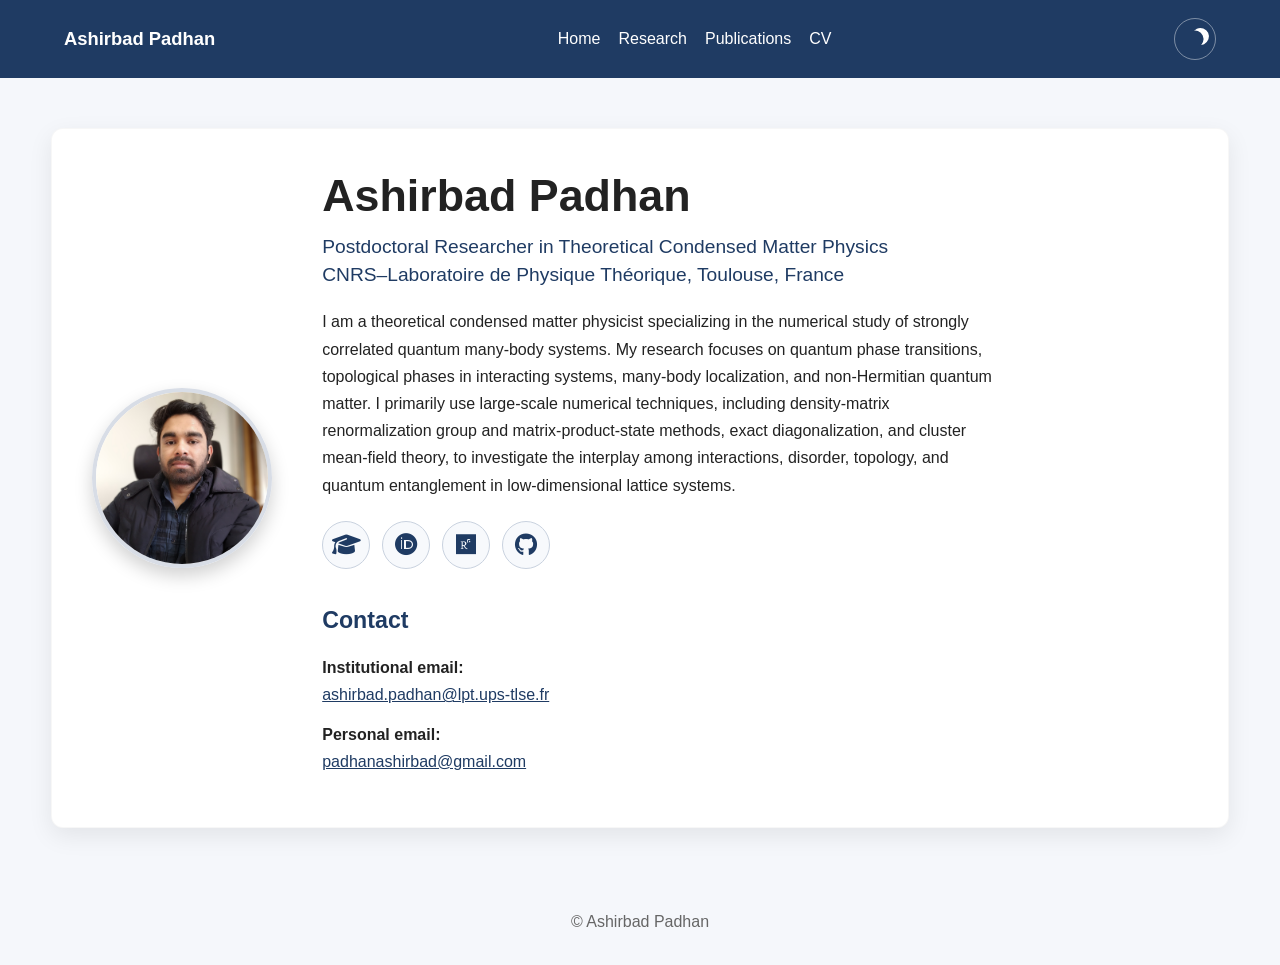
<file: index.html>
<!doctype html>
<html lang="en">

<head>
    <meta charset="utf-8">
    <meta name="viewport" content="width=device-width, initial-scale=1">

    <title>Ashirbad Padhan | Home</title>

    <script>
        if (localStorage.getItem("theme") === "dark") {
            document.documentElement.classList.add("dark");
        }
    </script>

    <!-- Font Awesome -->
    <link rel="stylesheet"
          href="https://cdnjs.cloudflare.com/ajax/libs/font-awesome/6.7.2/css/all.min.css">

    <link rel="stylesheet" href="/assets/css/style.css">
    <script defer src="/assets/js/main.js"></script>
</head>

<body>

<header>
    <div><b>Ashirbad Padhan</b></div>

    <nav>
        <a href="/">Home</a>
        <a href="/research/">Research</a>
        <a href="/publications/">Publications</a>
        <a href="/talks/">Talks</a>
        <a href="/cv/">CV</a>
    </nav>

    <button id="theme"
            type="button"
            aria-label="Toggle dark mode"
            title="Toggle dark mode">
        🌓
    </button>
</header>

<main>

    <div class="card">

        <div class="hero">

            <img src="/assets/img/photo.jpg"
                 alt="Portrait of Ashirbad Padhan">

            <div>

                <h1>Ashirbad Padhan</h1>

                <h3>
                    Postdoctoral Researcher in Theoretical Condensed Matter Physics<br>
                    CNRS–Laboratoire de Physique Théorique, Toulouse, France
                </h3>

                <p>
                    I am a theoretical condensed matter physicist specializing in
                    the numerical study of strongly correlated quantum many-body
                    systems. My research focuses on quantum phase transitions,
                    topological phases in interacting systems, many-body localization,
                    and non-Hermitian quantum matter. I primarily use large-scale
                    numerical techniques, including density-matrix renormalization
                    group and matrix-product-state methods, exact diagonalization,
                    and cluster mean-field theory, to investigate the interplay among
                    interactions, disorder, topology, and quantum entanglement in
                    low-dimensional lattice systems.
                </p>

                <div class="social-links">

                    <a href="https://scholar.google.com/citations?user=vPQZAQsAAAAJ&hl=en"
                       target="_blank"
                       rel="noopener noreferrer"
                       title="Google Scholar"
                       aria-label="Google Scholar">
                        <i class="fas fa-graduation-cap" aria-hidden="true"></i>
                    </a>

                    <a href="https://orcid.org/0000-0002-5118-7982"
                       target="_blank"
                       rel="noopener noreferrer"
                       title="ORCID"
                       aria-label="ORCID">
                        <i class="fab fa-orcid" aria-hidden="true"></i>
                    </a>

                    <a href="https://www.researchgate.net/profile/Ashirbad-Padhan-2"
                       target="_blank"
                       rel="noopener noreferrer"
                       title="ResearchGate"
                       aria-label="ResearchGate">
                        <i class="fab fa-researchgate" aria-hidden="true"></i>
                    </a>

                    <a href="https://github.com/abdpdn"
                       target="_blank"
                       rel="noopener noreferrer"
                       title="GitHub"
                       aria-label="GitHub">
                        <i class="fab fa-github" aria-hidden="true"></i>
                    </a>

                </div>

                <div class="contact-info">

                    <h2>Contact</h2>

                    <p>
                        <strong>Institutional email:</strong><br>
                        <a href="mailto:ashirbad.padhan@lpt.ups-tlse.fr">
                            ashirbad.padhan@lpt.ups-tlse.fr
                        </a>
                    </p>

                    <p>
                        <strong>Personal email:</strong><br>
                        <a href="mailto:padhanashirbad@gmail.com">
                            padhanashirbad@gmail.com
                        </a>
                    </p>

                </div>

            </div>

        </div>

    </div>

</main>

<footer>
    <p>© Ashirbad Padhan</p>
</footer>

</body>

</html>
</file>
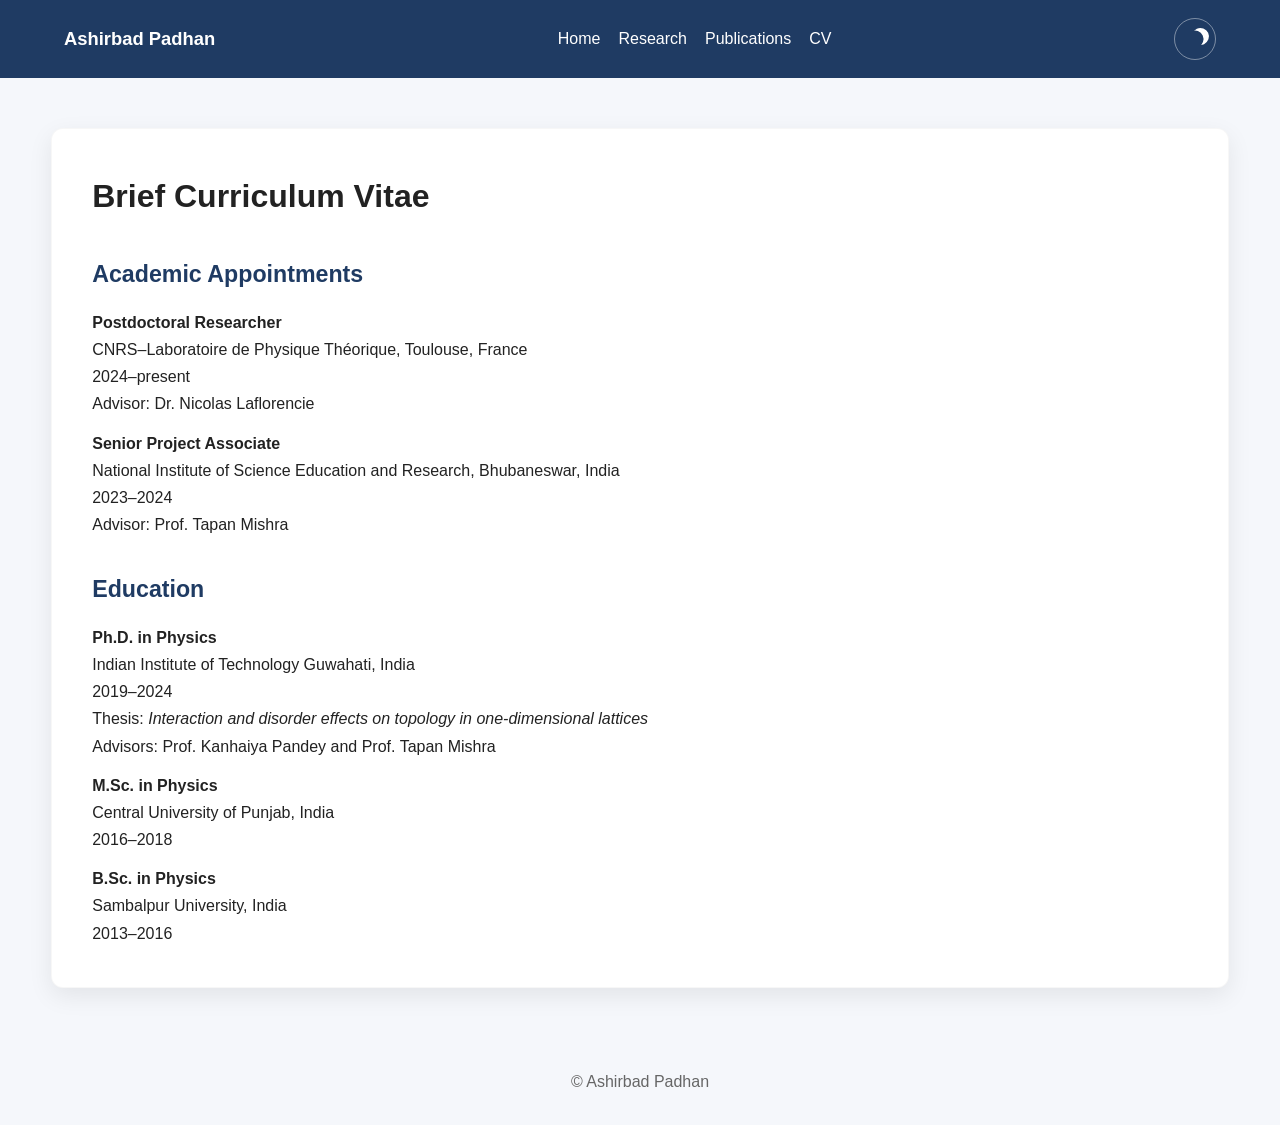
<file: cv/index.html>
<!doctype html>
<html lang="en">

<head>
    <meta charset="utf-8">
    <meta name="viewport" content="width=device-width, initial-scale=1">

    <title>Ashirbad Padhan | CV</title>

    <script>
    if (localStorage.getItem("theme") === "dark") {
        document.documentElement.classList.add("dark");
    }
</script>

<link rel="stylesheet" href="/assets/css/style.css">
<script defer src="/assets/js/main.js"></script>
</head>

<body>

<header>
    <div><b>Ashirbad Padhan</b></div>

    <nav>
        <a href="/">Home</a>
        <a href="/research/">Research</a>
        <a href="/publications/">Publications</a>
        <a href="/talks/">Talks</a>
        <a href="/cv/">CV</a>
    </nav>

    <button id="theme" aria-label="Toggle dark mode">🌓</button>
</header>

<main>

    <div class="card">

        <h1>Brief Curriculum Vitae</h1>

        <h2>Academic Appointments</h2>

        <p>
            <strong>Postdoctoral Researcher</strong><br>
            CNRS–Laboratoire de Physique Théorique, Toulouse, France<br>
            2024–present<br>
            Advisor: Dr. Nicolas Laflorencie
        </p>

        <p>
            <strong>Senior Project Associate</strong><br>
            National Institute of Science Education and Research, Bhubaneswar, India<br>
            2023–2024<br>
            Advisor: Prof. Tapan Mishra
        </p>

        <h2>Education</h2>

        <p>
            <strong>Ph.D. in Physics</strong><br>
            Indian Institute of Technology Guwahati, India<br>
            2019–2024<br>
            Thesis: <em>Interaction and disorder effects on topology in one-dimensional lattices</em><br>
            Advisors: Prof. Kanhaiya Pandey and Prof. Tapan Mishra
        </p>

        <p>
            <strong>M.Sc. in Physics</strong><br>
            Central University of Punjab, India<br>
            2016–2018
        </p>

        <p>
            <strong>B.Sc. in Physics</strong><br>
            Sambalpur University, India<br>
            2013–2016
        </p>

    </div>

</main>

<footer>
    <p>© Ashirbad Padhan</p>
</footer>

</body>

</html>
</file>
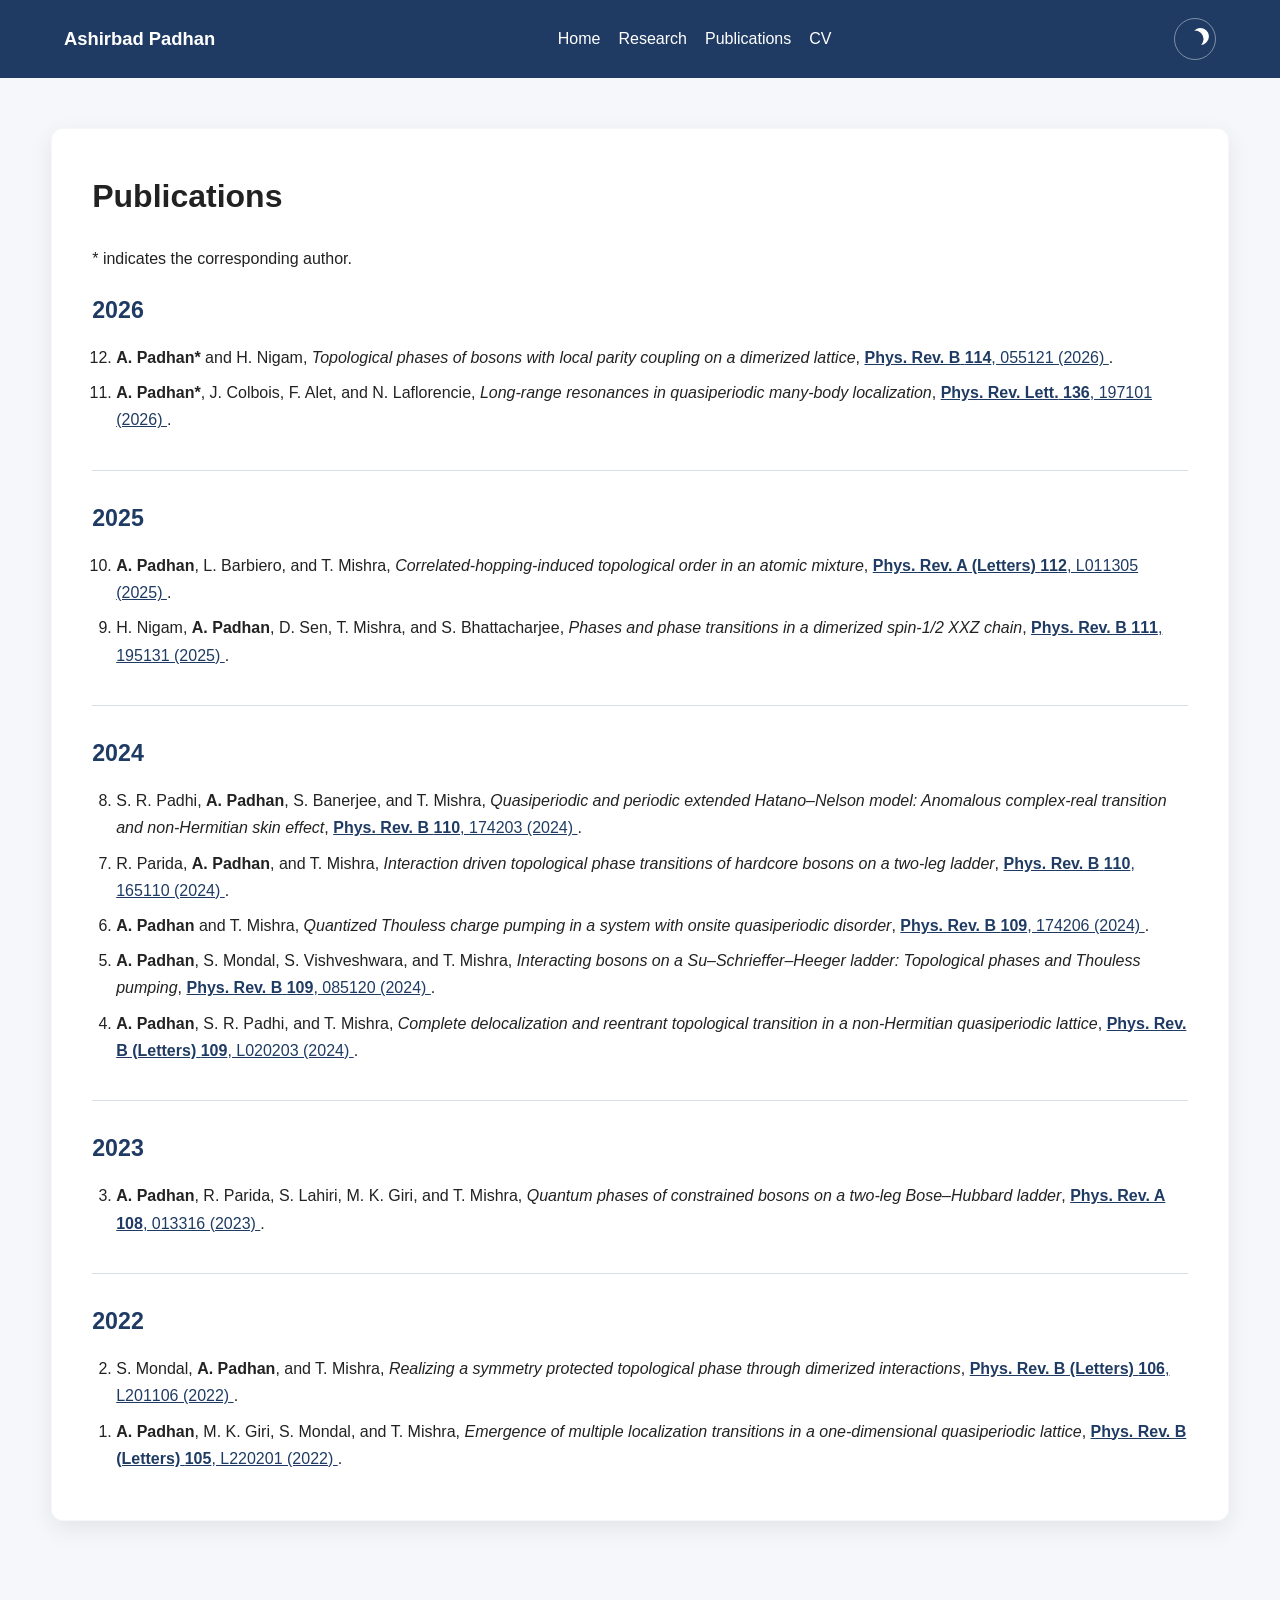
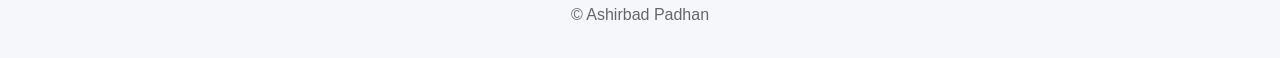
<file: publications/index.html>
<!doctype html>
<html lang="en">

<head>
    <meta charset="utf-8">
    <meta name="viewport" content="width=device-width, initial-scale=1">

    <title>Publications | Ashirbad Padhan</title>

    <script>
        if (localStorage.getItem("theme") === "dark") {
            document.documentElement.classList.add("dark");
        }
    </script>

    <link rel="stylesheet" href="/assets/css/style.css">
    <script defer src="/assets/js/main.js"></script>

    <style>
        .publication-year {
            padding: 28px 0;
            border-bottom: 1px solid var(--border-color);
        }

        .publication-year:first-of-type {
            padding-top: 18px;
        }

        .publication-year:last-of-type {
            padding-bottom: 0;
            border-bottom: 0;
        }

        .publication-year h2 {
            margin-top: 0;
        }

        .publication-year ol {
            margin-bottom: 0;
        }
    </style>
</head>

<body>

<header>
    <div><b>Ashirbad Padhan</b></div>

    <nav>
        <a href="/">Home</a>
        <a href="/research/">Research</a>
        <a href="/publications/">Publications</a>
        <a href="/talks/">Talks</a>
        <a href="/cv/">CV</a>
    </nav>

    <button id="theme"
            type="button"
            aria-label="Toggle dark mode"
            title="Toggle dark mode">
        🌓
    </button>
</header>

<main>

    <div class="card">

        <h1>Publications</h1>

        <p>
            * indicates the corresponding author.
        </p>

        <section class="publication-year">

            <h2>2026</h2>

            <ol reversed start="12">

                <li>
                    <b>A. Padhan*</b> and H. Nigam,
                    <i>Topological phases of bosons with local parity coupling on a dimerized lattice</i>,
                    <a href="https://doi.org/10.1103/cvbd-ysrg"
                       target="_blank"
                       rel="noopener noreferrer">
                        <b>Phys. Rev. B</b> <b>114</b>, 055121 (2026)
                    </a>.
                </li>

                <li>
                    <b>A. Padhan*</b>, J. Colbois, F. Alet, and N. Laflorencie,
                    <i>Long-range resonances in quasiperiodic many-body localization</i>,
                    <a href="https://doi.org/10.1103/h9mp-t4qz"
                       target="_blank"
                       rel="noopener noreferrer">
                        <b>Phys. Rev. Lett.</b> <b>136</b>, 197101 (2026)
                    </a>.
                </li>

            </ol>

        </section>

        <section class="publication-year">

            <h2>2025</h2>

            <ol reversed start="10">

                <li>
                    <b>A. Padhan</b>, L. Barbiero, and T. Mishra,
                    <i>Correlated-hopping-induced topological order in an atomic mixture</i>,
                    <a href="https://doi.org/10.1103/lw8k-7h6p"
                       target="_blank"
                       rel="noopener noreferrer">
                        <b>Phys. Rev. A (Letters)</b> <b>112</b>, L011305 (2025)
                    </a>.
                </li>

                <li>
                    H. Nigam, <b>A. Padhan</b>, D. Sen, T. Mishra, and S. Bhattacharjee,
                    <i>Phases and phase transitions in a dimerized spin-1/2 XXZ chain</i>,
                    <a href="https://doi.org/10.1103/PhysRevB.111.195131"
                       target="_blank"
                       rel="noopener noreferrer">
                        <b>Phys. Rev. B</b> <b>111</b>, 195131 (2025)
                    </a>.
                </li>

            </ol>

        </section>

        <section class="publication-year">

            <h2>2024</h2>

            <ol reversed start="8">

                <li>
                    S. R. Padhi, <b>A. Padhan</b>, S. Banerjee, and T. Mishra,
                    <i>Quasiperiodic and periodic extended Hatano–Nelson model:
                    Anomalous complex-real transition and non-Hermitian skin effect</i>,
                    <a href="https://doi.org/10.1103/PhysRevB.110.174203"
                       target="_blank"
                       rel="noopener noreferrer">
                        <b>Phys. Rev. B</b> <b>110</b>, 174203 (2024)
                    </a>.
                </li>

                <li>
                    R. Parida, <b>A. Padhan</b>, and T. Mishra,
                    <i>Interaction driven topological phase transitions of hardcore bosons
                    on a two-leg ladder</i>,
                    <a href="https://doi.org/10.1103/PhysRevB.110.165110"
                       target="_blank"
                       rel="noopener noreferrer">
                        <b>Phys. Rev. B</b> <b>110</b>, 165110 (2024)
                    </a>.
                </li>

                <li>
                    <b>A. Padhan</b> and T. Mishra,
                    <i>Quantized Thouless charge pumping in a system with onsite
                    quasiperiodic disorder</i>,
                    <a href="https://doi.org/10.1103/PhysRevB.109.174206"
                       target="_blank"
                       rel="noopener noreferrer">
                        <b>Phys. Rev. B</b> <b>109</b>, 174206 (2024)
                    </a>.
                </li>

                <li>
                    <b>A. Padhan</b>, S. Mondal, S. Vishveshwara, and T. Mishra,
                    <i>Interacting bosons on a Su–Schrieffer–Heeger ladder:
                    Topological phases and Thouless pumping</i>,
                    <a href="https://doi.org/10.1103/PhysRevB.109.085120"
                       target="_blank"
                       rel="noopener noreferrer">
                        <b>Phys. Rev. B</b> <b>109</b>, 085120 (2024)
                    </a>.
                </li>

                <li>
                    <b>A. Padhan</b>, S. R. Padhi, and T. Mishra,
                    <i>Complete delocalization and reentrant topological transition
                    in a non-Hermitian quasiperiodic lattice</i>,
                    <a href="https://doi.org/10.1103/PhysRevB.109.L020203"
                       target="_blank"
                       rel="noopener noreferrer">
                        <b>Phys. Rev. B (Letters)</b> <b>109</b>, L020203 (2024)
                    </a>.
                </li>

            </ol>

        </section>

        <section class="publication-year">

            <h2>2023</h2>

            <ol reversed start="3">

                <li>
                    <b>A. Padhan</b>, R. Parida, S. Lahiri, M. K. Giri, and T. Mishra,
                    <i>Quantum phases of constrained bosons on a two-leg Bose–Hubbard ladder</i>,
                    <a href="https://doi.org/10.1103/PhysRevA.108.013316"
                       target="_blank"
                       rel="noopener noreferrer">
                        <b>Phys. Rev. A</b> <b>108</b>, 013316 (2023)
                    </a>.
                </li>

            </ol>

        </section>

        <section class="publication-year">

            <h2>2022</h2>

            <ol reversed start="2">

                <li>
                    S. Mondal, <b>A. Padhan</b>, and T. Mishra,
                    <i>Realizing a symmetry protected topological phase through
                    dimerized interactions</i>,
                    <a href="https://doi.org/10.1103/PhysRevB.106.L201106"
                       target="_blank"
                       rel="noopener noreferrer">
                        <b>Phys. Rev. B (Letters)</b> <b>106</b>, L201106 (2022)
                    </a>.
                </li>

                <li>
                    <b>A. Padhan</b>, M. K. Giri, S. Mondal, and T. Mishra,
                    <i>Emergence of multiple localization transitions in a
                    one-dimensional quasiperiodic lattice</i>,
                    <a href="https://doi.org/10.1103/PhysRevB.105.L220201"
                       target="_blank"
                       rel="noopener noreferrer">
                        <b>Phys. Rev. B (Letters)</b> <b>105</b>, L220201 (2022)
                    </a>.
                </li>

            </ol>

        </section>

    </div>

</main>

<footer>
    <p>© Ashirbad Padhan</p>
</footer>

</body>

</html>
</file>
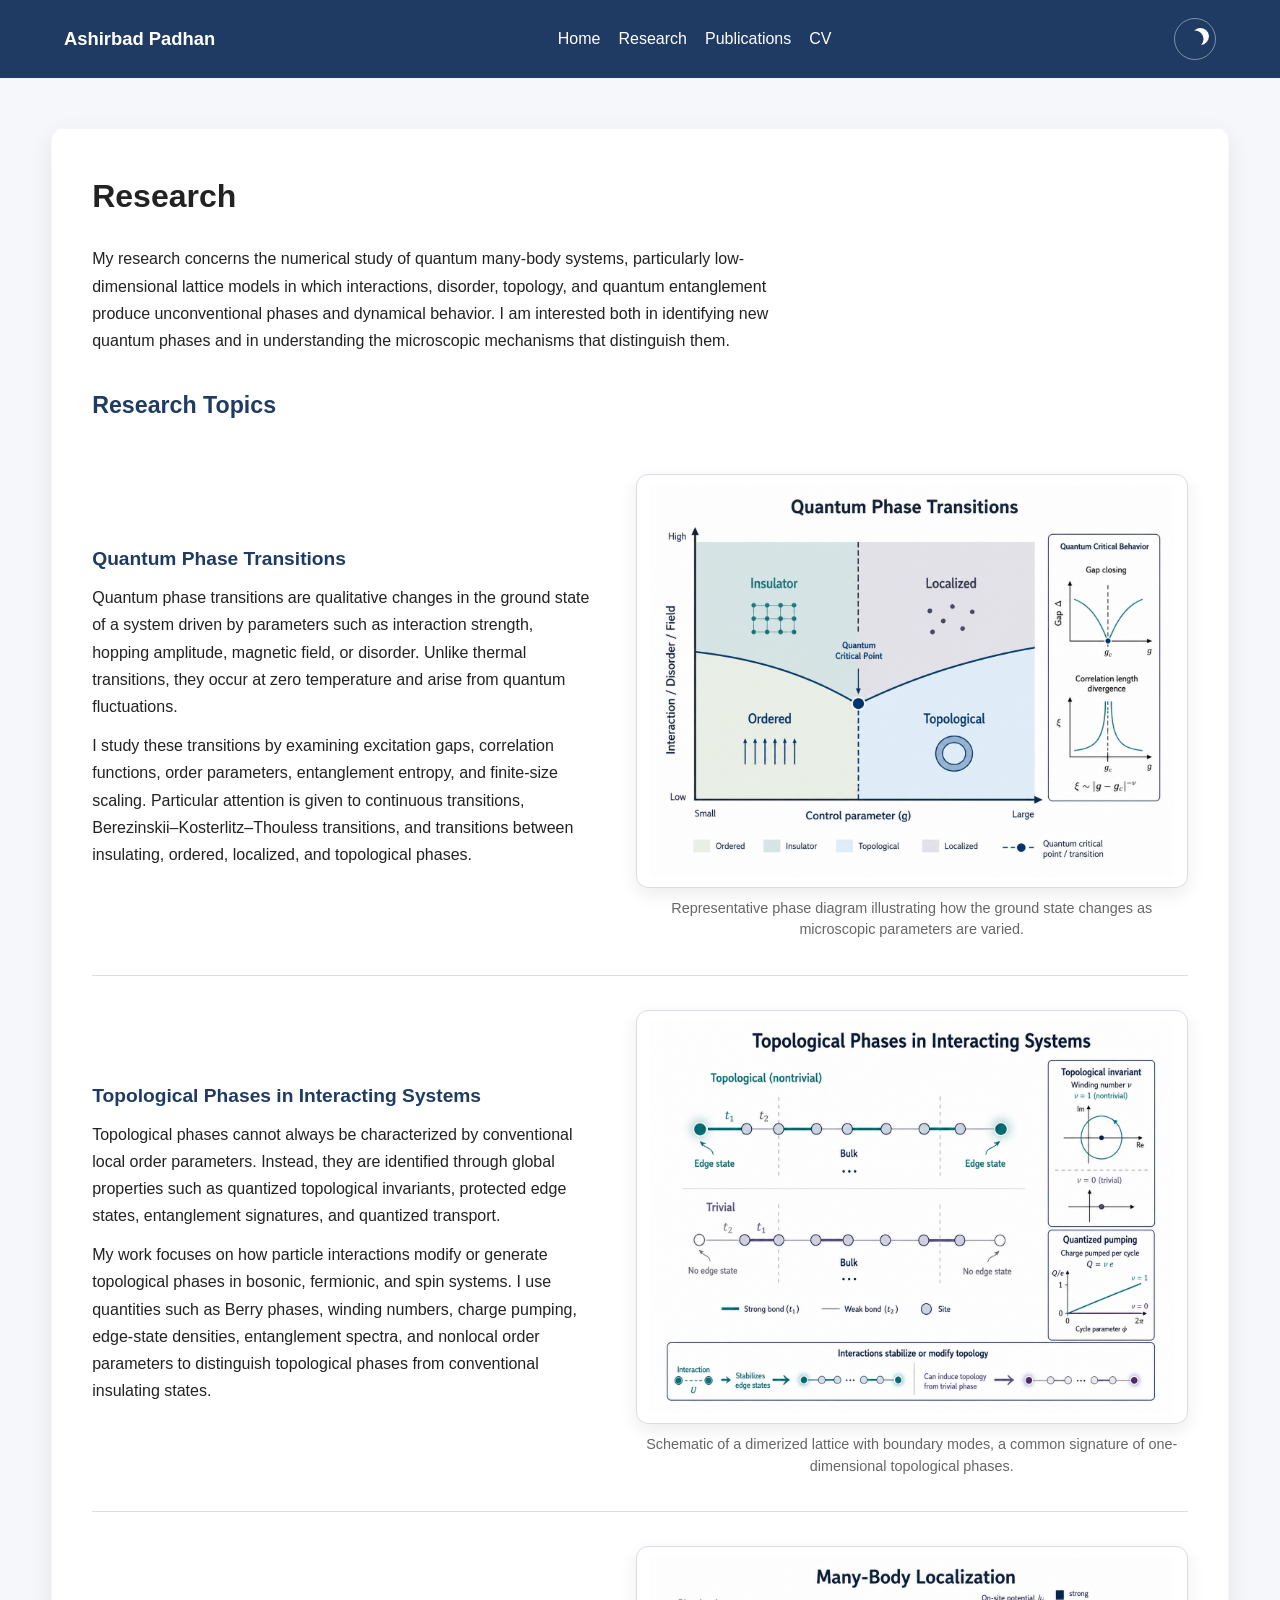
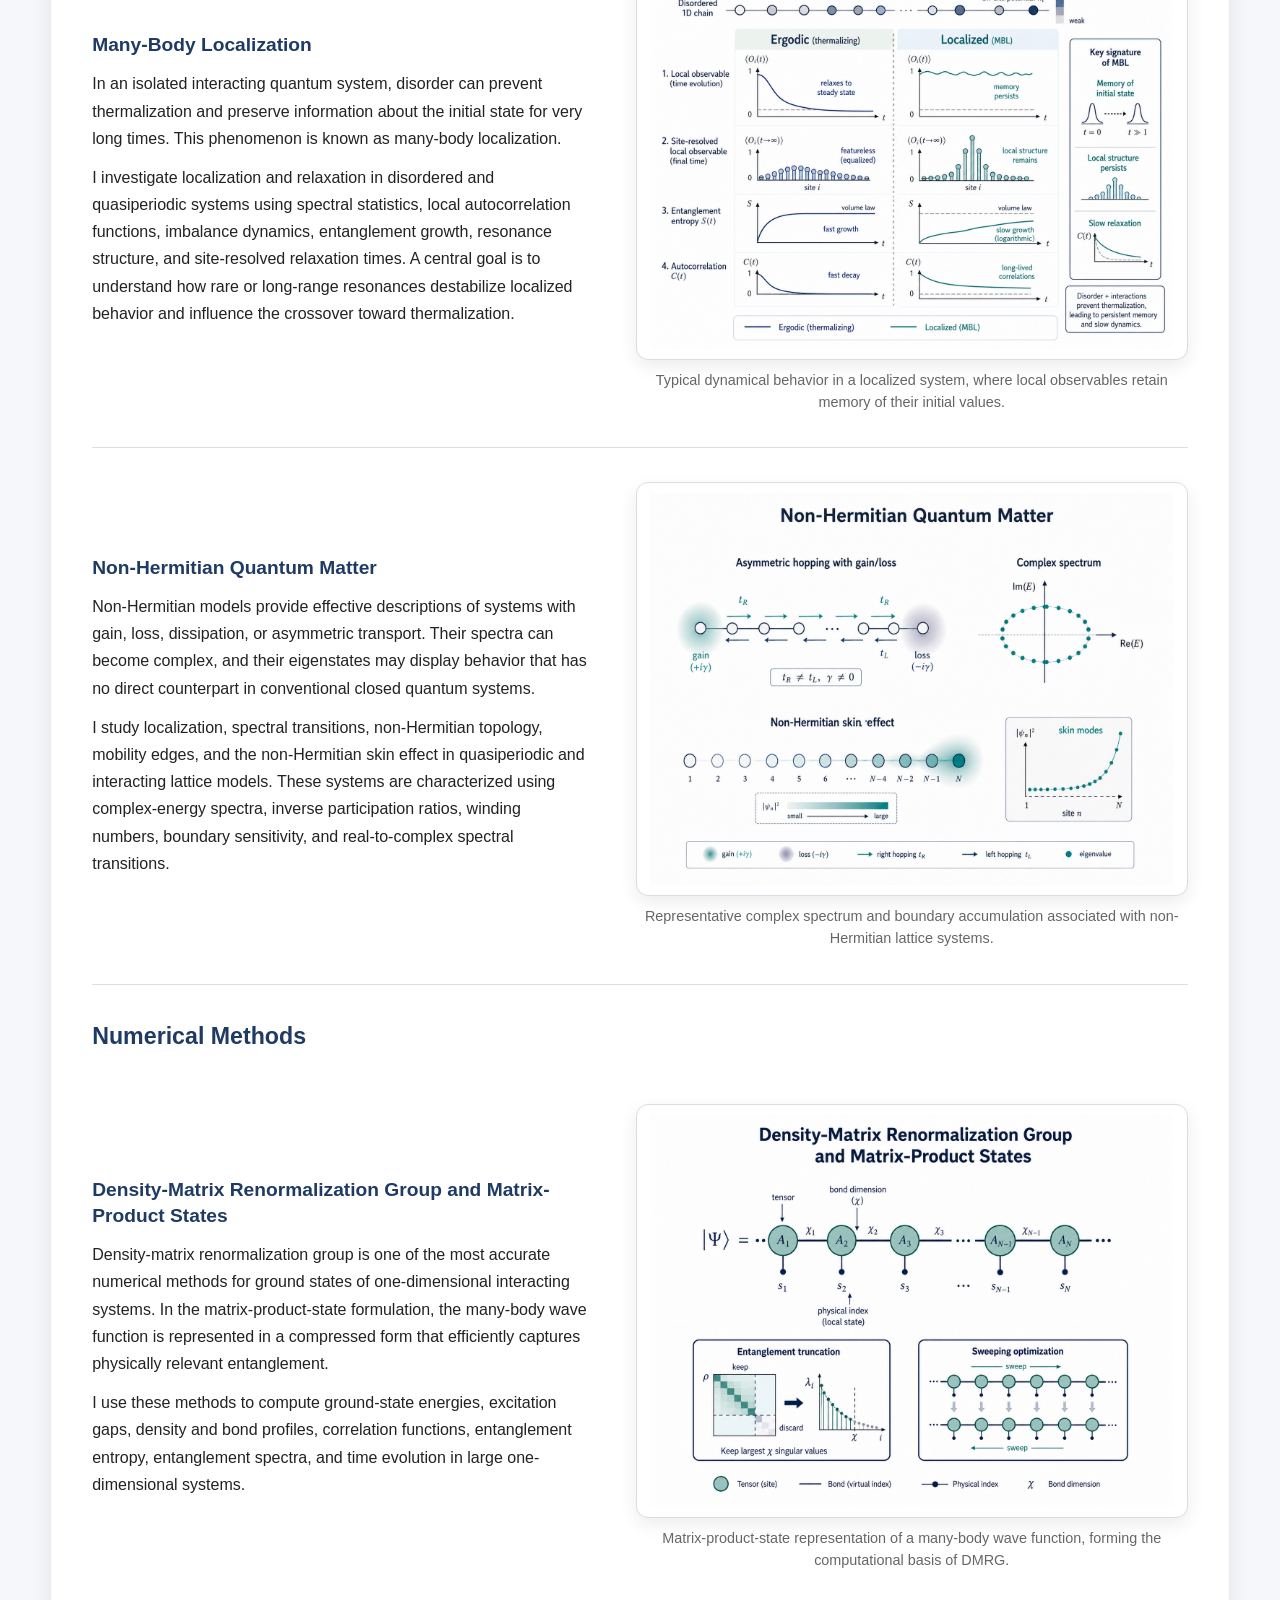
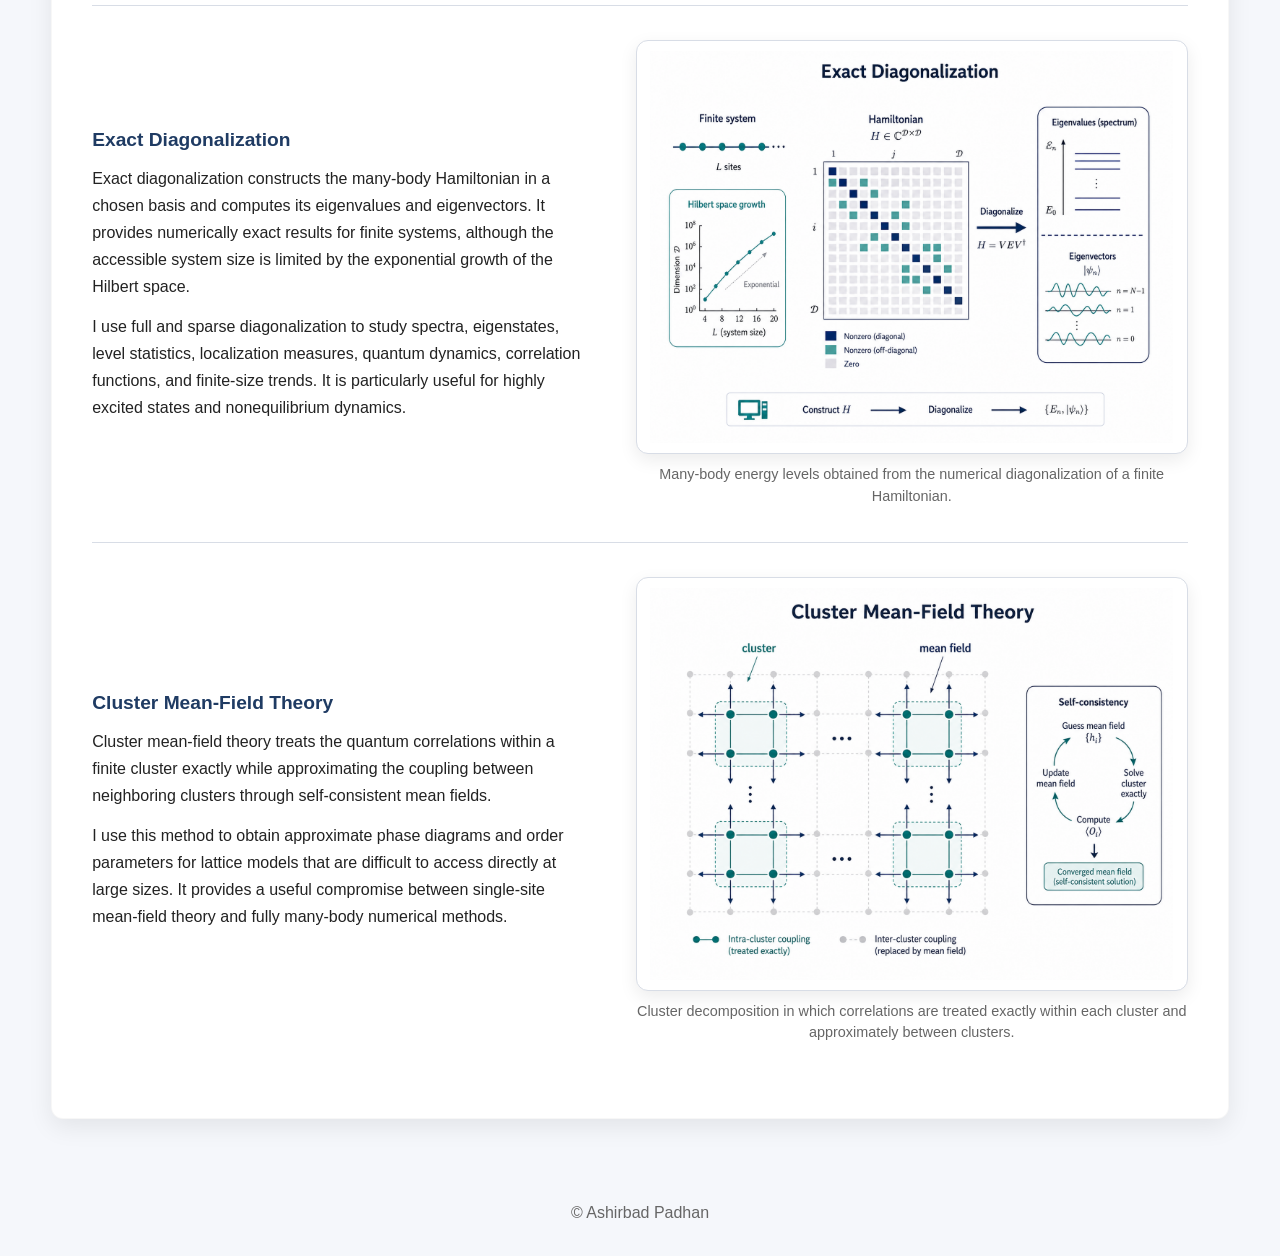
<file: research/index.html>
<!doctype html>
<html lang="en">

<head>
    <meta charset="utf-8">
    <meta name="viewport" content="width=device-width, initial-scale=1">

    <title>Ashirbad Padhan | Research</title>

    <script>
        if (localStorage.getItem("theme") === "dark") {
            document.documentElement.classList.add("dark");
        }
    </script>

    <link rel="stylesheet" href="/assets/css/style.css">
    <script defer src="/assets/js/main.js"></script>

    <style>
        .research-entry,
        .method-entry {
            border-bottom: none;
        }

        .section-divider {
            border: 0;
            border-top: 1px solid var(--border-color);
            margin: 0;
        }
    </style>
</head>

<body>

<header>
    <div><b>Ashirbad Padhan</b></div>

    <nav>
        <a href="/">Home</a>
        <a href="/research/">Research</a>
        <a href="/publications/">Publications</a>
        <a href="/talks/">Talks</a>
        <a href="/cv/">CV</a>
    </nav>

    <button id="theme"
            type="button"
            aria-label="Toggle dark mode"
            title="Toggle dark mode">
        🌓
    </button>
</header>

<main>

    <div class="card">

        <h1>Research</h1>

        <p>
            My research concerns the numerical study of quantum many-body systems,
            particularly low-dimensional lattice models in which interactions,
            disorder, topology, and quantum entanglement produce unconventional
            phases and dynamical behavior. I am interested both in identifying new
            quantum phases and in understanding the microscopic mechanisms that
            distinguish them.
        </p>

        <h2>Research Topics</h2>

        <section class="research-entry">

            <div class="research-text">

                <h3>Quantum Phase Transitions</h3>

                <p>
                    Quantum phase transitions are qualitative changes in the ground
                    state of a system driven by parameters such as interaction
                    strength, hopping amplitude, magnetic field, or disorder. Unlike
                    thermal transitions, they occur at zero temperature and arise
                    from quantum fluctuations.
                </p>

                <p>
                    I study these transitions by examining excitation gaps,
                    correlation functions, order parameters, entanglement entropy,
                    and finite-size scaling. Particular attention is given to
                    continuous transitions, Berezinskii–Kosterlitz–Thouless
                    transitions, and transitions between insulating, ordered,
                    localized, and topological phases.
                </p>

            </div>

            <figure class="research-figure">
                <img src="/assets/img/research/quantum-phase-transition.png"
                     alt="Representative phase diagram showing different quantum phases separated by phase boundaries"
                     loading="lazy">

                <figcaption>
                    Representative phase diagram illustrating how the ground state
                    changes as microscopic parameters are varied.
                </figcaption>
            </figure>

        </section>

        <hr class="section-divider">

        <section class="research-entry">

            <div class="research-text">

                <h3>Topological Phases in Interacting Systems</h3>

                <p>
                    Topological phases cannot always be characterized by conventional
                    local order parameters. Instead, they are identified through
                    global properties such as quantized topological invariants,
                    protected edge states, entanglement signatures, and quantized
                    transport.
                </p>

                <p>
                    My work focuses on how particle interactions modify or generate
                    topological phases in bosonic, fermionic, and spin systems. I use
                    quantities such as Berry phases, winding numbers, charge pumping,
                    edge-state densities, entanglement spectra, and nonlocal order
                    parameters to distinguish topological phases from conventional
                    insulating states.
                </p>

            </div>

            <figure class="research-figure">
                <img src="/assets/img/research/topological-phase.png"
                     alt="Representative one-dimensional lattice with alternating bonds and localized edge states"
                     loading="lazy">

                <figcaption>
                    Schematic of a dimerized lattice with boundary modes, a common
                    signature of one-dimensional topological phases.
                </figcaption>
            </figure>

        </section>

        <hr class="section-divider">

        <section class="research-entry">

            <div class="research-text">

                <h3>Many-Body Localization</h3>

                <p>
                    In an isolated interacting quantum system, disorder can prevent
                    thermalization and preserve information about the initial state
                    for very long times. This phenomenon is known as many-body
                    localization.
                </p>

                <p>
                    I investigate localization and relaxation in disordered and
                    quasiperiodic systems using spectral statistics, local
                    autocorrelation functions, imbalance dynamics, entanglement
                    growth, resonance structure, and site-resolved relaxation times.
                    A central goal is to understand how rare or long-range resonances
                    destabilize localized behavior and influence the crossover toward
                    thermalization.
                </p>

            </div>

            <figure class="research-figure">
                <img src="/assets/img/research/many-body-localization.png"
                     alt="Representative time evolution showing slow relaxation and persistent memory in a localized quantum system"
                     loading="lazy">

                <figcaption>
                    Typical dynamical behavior in a localized system, where local
                    observables retain memory of their initial values.
                </figcaption>
            </figure>

        </section>

        <hr class="section-divider">

        <section class="research-entry">

            <div class="research-text">

                <h3>Non-Hermitian Quantum Matter</h3>

                <p>
                    Non-Hermitian models provide effective descriptions of systems
                    with gain, loss, dissipation, or asymmetric transport. Their
                    spectra can become complex, and their eigenstates may display
                    behavior that has no direct counterpart in conventional closed
                    quantum systems.
                </p>

                <p>
                    I study localization, spectral transitions, non-Hermitian
                    topology, mobility edges, and the non-Hermitian skin effect in
                    quasiperiodic and interacting lattice models. These systems are
                    characterized using complex-energy spectra, inverse participation
                    ratios, winding numbers, boundary sensitivity, and real-to-complex
                    spectral transitions.
                </p>

            </div>

            <figure class="research-figure">
                <img src="/assets/img/research/non-hermitian.png"
                     alt="Representative complex-energy spectrum and accumulation of states near one boundary"
                     loading="lazy">

                <figcaption>
                    Representative complex spectrum and boundary accumulation
                    associated with non-Hermitian lattice systems.
                </figcaption>
            </figure>

        </section>

        <hr class="section-divider">

        <h2>Numerical Methods</h2>

        <section class="method-entry">

            <div class="method-text">

                <h3>Density-Matrix Renormalization Group and Matrix-Product States</h3>

                <p>
                    Density-matrix renormalization group is one of the most accurate
                    numerical methods for ground states of one-dimensional interacting
                    systems. In the matrix-product-state formulation, the many-body
                    wave function is represented in a compressed form that efficiently
                    captures physically relevant entanglement.
                </p>

                <p>
                    I use these methods to compute ground-state energies, excitation
                    gaps, density and bond profiles, correlation functions,
                    entanglement entropy, entanglement spectra, and time evolution in
                    large one-dimensional systems.
                </p>

            </div>

            <figure class="research-figure">
                <img src="/assets/img/research/dmrg-mps.png"
                     alt="Schematic representation of a matrix-product state as a chain of connected tensors"
                     loading="lazy">

                <figcaption>
                    Matrix-product-state representation of a many-body wave function,
                    forming the computational basis of DMRG.
                </figcaption>
            </figure>

        </section>

        <hr class="section-divider">

        <section class="method-entry">

            <div class="method-text">

                <h3>Exact Diagonalization</h3>

                <p>
                    Exact diagonalization constructs the many-body Hamiltonian in a
                    chosen basis and computes its eigenvalues and eigenvectors. It
                    provides numerically exact results for finite systems, although
                    the accessible system size is limited by the exponential growth
                    of the Hilbert space.
                </p>

                <p>
                    I use full and sparse diagonalization to study spectra,
                    eigenstates, level statistics, localization measures, quantum
                    dynamics, correlation functions, and finite-size trends. It is
                    particularly useful for highly excited states and nonequilibrium
                    dynamics.
                </p>

            </div>

            <figure class="research-figure">
                <img src="/assets/img/research/exact-diagonalization.png"
                     alt="Representative many-body energy spectrum obtained by exact diagonalization"
                     loading="lazy">

                <figcaption>
                    Many-body energy levels obtained from the numerical
                    diagonalization of a finite Hamiltonian.
                </figcaption>
            </figure>

        </section>

        <hr class="section-divider">

        <section class="method-entry">

            <div class="method-text">

                <h3>Cluster Mean-Field Theory</h3>

                <p>
                    Cluster mean-field theory treats the quantum correlations within
                    a finite cluster exactly while approximating the coupling between
                    neighboring clusters through self-consistent mean fields.
                </p>

                <p>
                    I use this method to obtain approximate phase diagrams and order
                    parameters for lattice models that are difficult to access
                    directly at large sizes. It provides a useful compromise between
                    single-site mean-field theory and fully many-body numerical
                    methods.
                </p>

            </div>

            <figure class="research-figure">
                <img src="/assets/img/research/cluster-mean-field.png"
                     alt="Schematic lattice divided into interacting clusters coupled through mean fields"
                     loading="lazy">

                <figcaption>
                    Cluster decomposition in which correlations are treated exactly
                    within each cluster and approximately between clusters.
                </figcaption>
            </figure>

        </section>

    </div>

</main>

<footer>
    <p>© Ashirbad Padhan</p>
</footer>

</body>

</html>
</file>
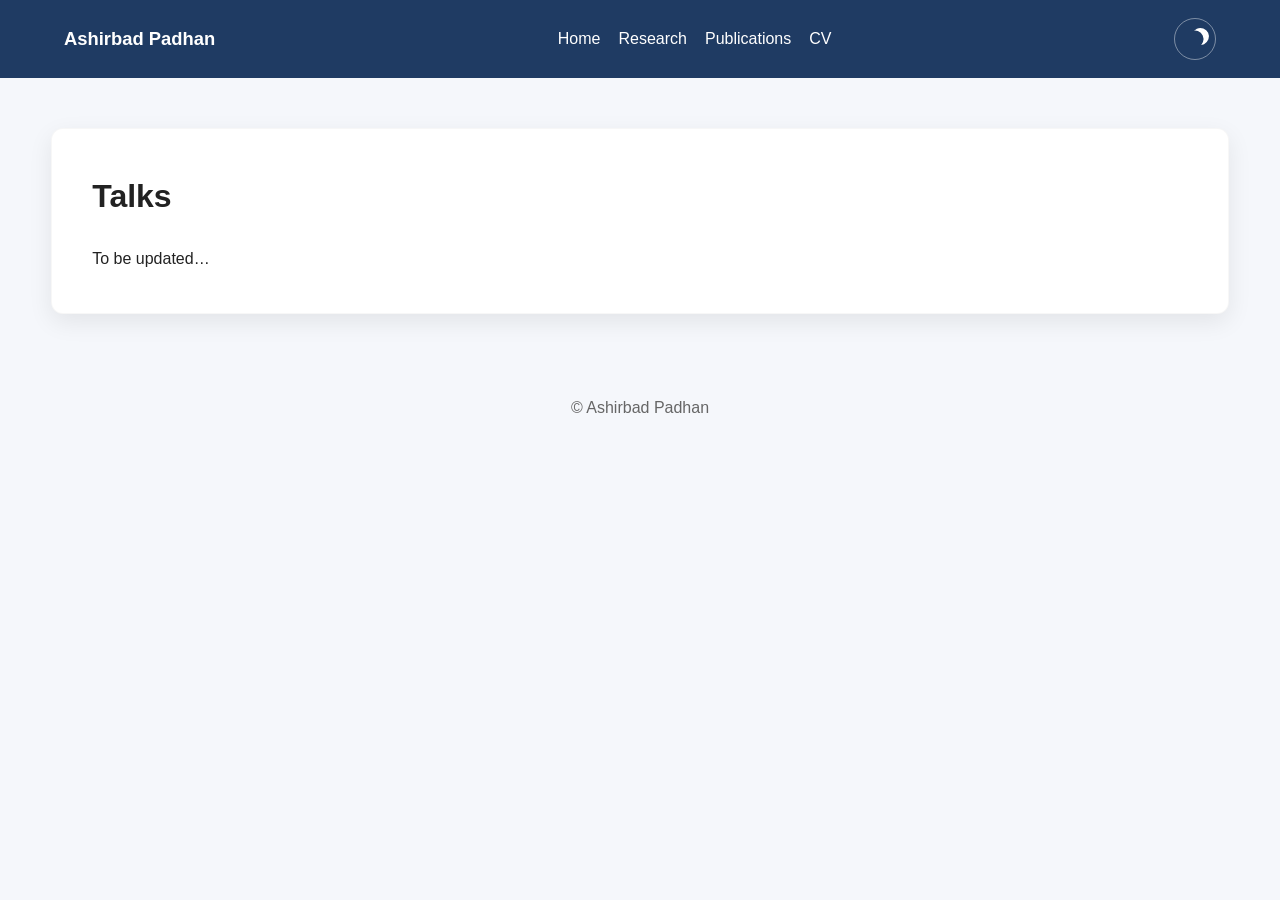
<file: talks/index.html>
<!doctype html><html><head><meta charset='utf-8'><meta name='viewport' content='width=device-width,initial-scale=1'><link rel='stylesheet' href='/assets/css/style.css'><script defer src='/assets/js/main.js'></script><title>talks.html</title></head><body><header><div><b>Ashirbad Padhan</b></div>    <nav>
    <a href="/">Home</a>
    <a href="/research/">Research</a>
    <a href="/publications/">Publications</a>
    <a href="/talks/">Talks</a>
    <a href="/cv/">CV</a>
</nav>
    <button id='theme'>🌓</button></header><main><div class='card'><h1>Talks</h1><p>To be updated&hellip;</p></div></main><footer>© Ashirbad Padhan</footer></body></html>
</file>
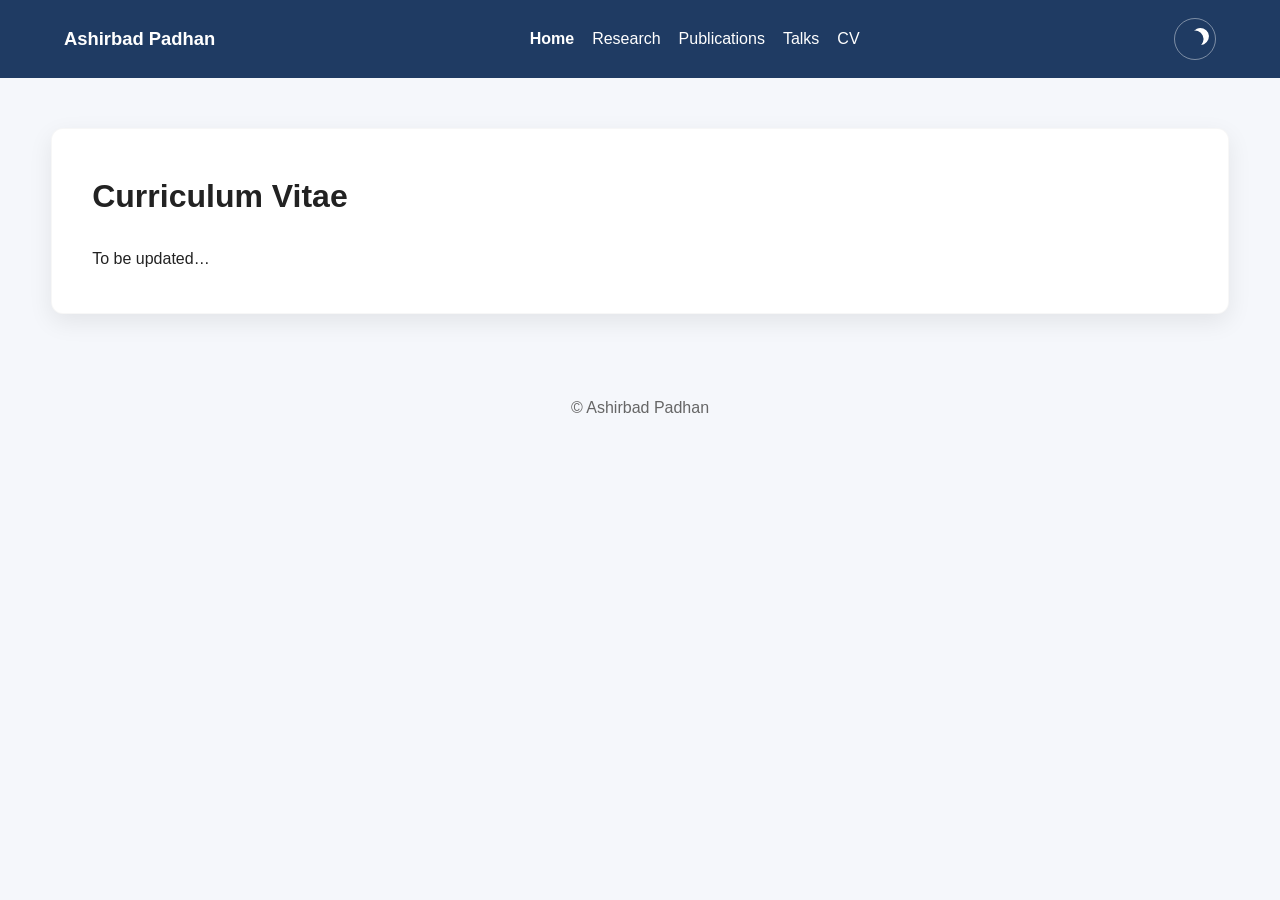
<file: cv.html>
<!doctype html><html><head><meta charset='utf-8'><meta name='viewport' content='width=device-width,initial-scale=1'><link rel='stylesheet' href='assets/css/style.css'><script defer src='assets/js/main.js'></script><title>cv.html</title></head><body><header><div><b>Ashirbad Padhan</b></div>
    <nav>
        <a href="index.html"><strong>Home</strong></a>
        <a href="research.html">Research</a>
        <a href="publications.html">Publications</a>
        <a href="talks.html">Talks</a>
        <a href="cv.html">CV</a>
    </nav>
<button id='theme'>🌓</button></header><main><div class='card'><h1>Curriculum Vitae</h1><p>To be updated&hellip;</p></div></main><footer>© Ashirbad Padhan</footer></body></html>
</file>
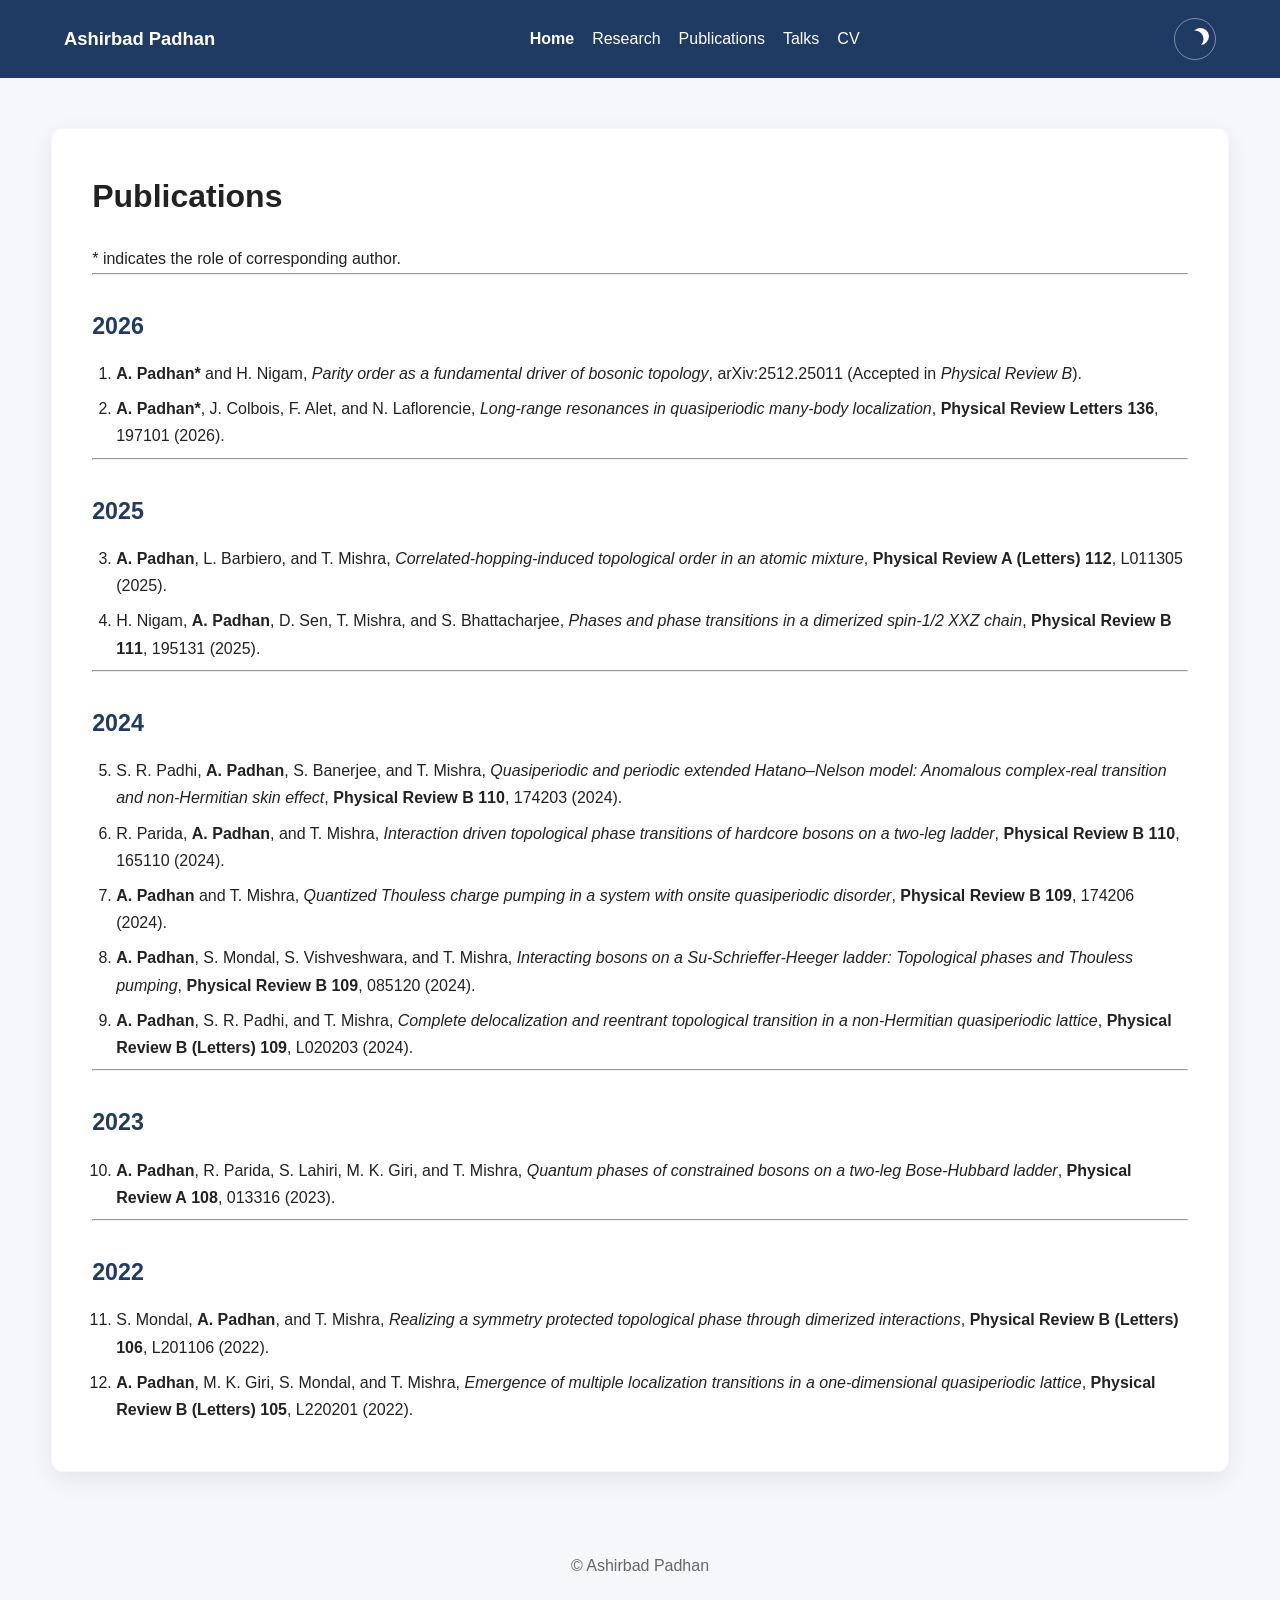
<file: publications.html>
<!doctype html>
<html lang="en">

<head>
    <meta charset="utf-8">
    <meta name="viewport" content="width=device-width, initial-scale=1">

    <title>Publications | Ashirbad Padhan</title>

    <link rel="stylesheet" href="assets/css/style.css">
    <script defer src="assets/js/main.js"></script>
</head>

<body>

<header>
    <div><b>Ashirbad Padhan</b></div>

    <nav>
        <a href="index.html"><strong>Home</strong></a>
        <a href="research.html">Research</a>
        <a href="publications.html">Publications</a>
        <a href="talks.html">Talks</a>
        <a href="cv.html">CV</a>
    </nav>

    <button id="theme">🌓</button>
</header>

<main>

<div class="card">

<h1>Publications</h1>

<p>
* indicates the role of corresponding author.
</p>

<hr>

<h2>2026</h2>

<ol>

<li>
<b>A. Padhan*</b> and H. Nigam,
<i>Parity order as a fundamental driver of bosonic topology</i>,
arXiv:2512.25011
(Accepted in <i>Physical Review B</i>).
</li>

<li>
<b>A. Padhan*</b>,
J. Colbois,
F. Alet,
and N. Laflorencie,
<i>Long-range resonances in quasiperiodic many-body localization</i>,
<b>Physical Review Letters</b>
<b>136</b>, 197101 (2026).
</li>

</ol>

<hr>

<h2>2025</h2>

<ol start="3">

<li>
<b>A. Padhan</b>,
L. Barbiero,
and T. Mishra,
<i>Correlated-hopping-induced topological order in an atomic mixture</i>,
<b>Physical Review A (Letters)</b>
<b>112</b>, L011305 (2025).
</li>

<li>
H. Nigam,
<b>A. Padhan</b>,
D. Sen,
T. Mishra,
and S. Bhattacharjee,
<i>Phases and phase transitions in a dimerized spin-1/2 XXZ chain</i>,
<b>Physical Review B</b>
<b>111</b>, 195131 (2025).
</li>

</ol>

<hr>

<h2>2024</h2>

<ol start="5">

<li>
S. R. Padhi,
<b>A. Padhan</b>,
S. Banerjee,
and T. Mishra,
<i>Quasiperiodic and periodic extended Hatano–Nelson model: Anomalous complex-real transition and non-Hermitian skin effect</i>,
<b>Physical Review B</b>
<b>110</b>, 174203 (2024).
</li>

<li>
R. Parida,
<b>A. Padhan</b>,
and T. Mishra,
<i>Interaction driven topological phase transitions of hardcore bosons on a two-leg ladder</i>,
<b>Physical Review B</b>
<b>110</b>, 165110 (2024).
</li>

<li>
<b>A. Padhan</b>
and T. Mishra,
<i>Quantized Thouless charge pumping in a system with onsite quasiperiodic disorder</i>,
<b>Physical Review B</b>
<b>109</b>, 174206 (2024).
</li>

<li>
<b>A. Padhan</b>,
S. Mondal,
S. Vishveshwara,
and T. Mishra,
<i>Interacting bosons on a Su-Schrieffer-Heeger ladder: Topological phases and Thouless pumping</i>,
<b>Physical Review B</b>
<b>109</b>, 085120 (2024).
</li>

<li>
<b>A. Padhan</b>,
S. R. Padhi,
and T. Mishra,
<i>Complete delocalization and reentrant topological transition in a non-Hermitian quasiperiodic lattice</i>,
<b>Physical Review B (Letters)</b>
<b>109</b>, L020203 (2024).
</li>

</ol>

<hr>

<h2>2023</h2>

<ol start="10">

<li>
<b>A. Padhan</b>,
R. Parida,
S. Lahiri,
M. K. Giri,
and T. Mishra,
<i>Quantum phases of constrained bosons on a two-leg Bose-Hubbard ladder</i>,
<b>Physical Review A</b>
<b>108</b>, 013316 (2023).
</li>

</ol>

<hr>

<h2>2022</h2>

<ol start="11">

<li>
S. Mondal,
<b>A. Padhan</b>,
and T. Mishra,
<i>Realizing a symmetry protected topological phase through dimerized interactions</i>,
<b>Physical Review B (Letters)</b>
<b>106</b>, L201106 (2022).
</li>

<li>
<b>A. Padhan</b>,
M. K. Giri,
S. Mondal,
and T. Mishra,
<i>Emergence of multiple localization transitions in a one-dimensional quasiperiodic lattice</i>,
<b>Physical Review B (Letters)</b>
<b>105</b>, L220201 (2022).
</li>

</ol>

</div>

</main>

<footer>
© Ashirbad Padhan
</footer>

</body>
</html>
</file>
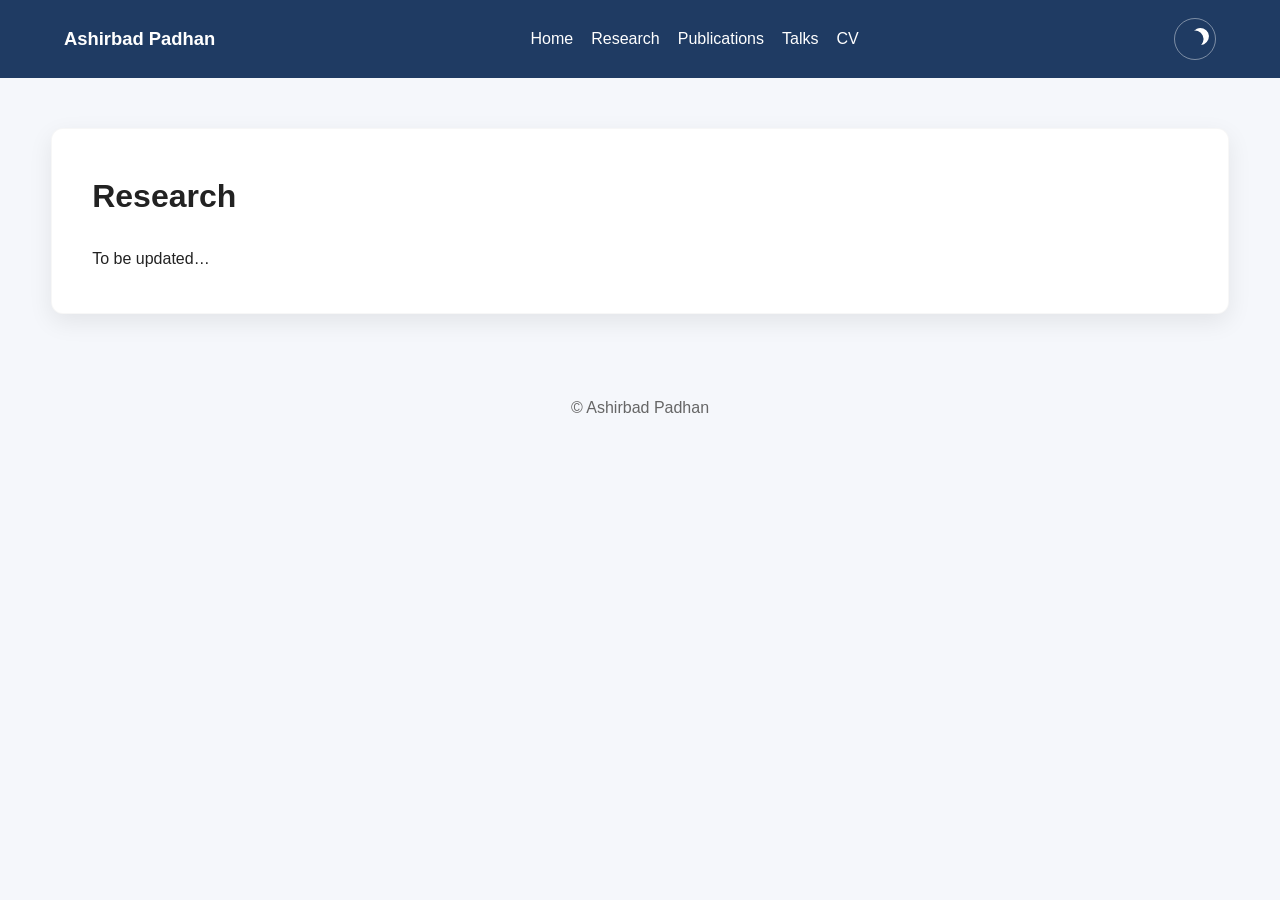
<file: research.html>
<!doctype html><html><head><meta charset='utf-8'><meta name='viewport' content='width=device-width,initial-scale=1'><link rel='stylesheet' href='assets/css/style.css'><script defer src='assets/js/main.js'></script><title>research.html</title></head><body><header><div><b>Ashirbad Padhan</b></div><nav>
<a href='index.html'>Home</a>
<a href='research.html'>Research</a>
<a href='publications.html'>Publications</a>
<a href='software.html'>Software</a>
<a href='talks.html'>Talks</a>
<a href='news.html'>News</a>
<a href='cv.html'>CV</a>
<a href='contact.html'>Contact</a>
</nav><button id='theme'>🌓</button></header><main><div class='card'><h1>Research</h1><p>To be updated&hellip;</p></div></main><footer>© Ashirbad Padhan</footer></body></html>
</file>
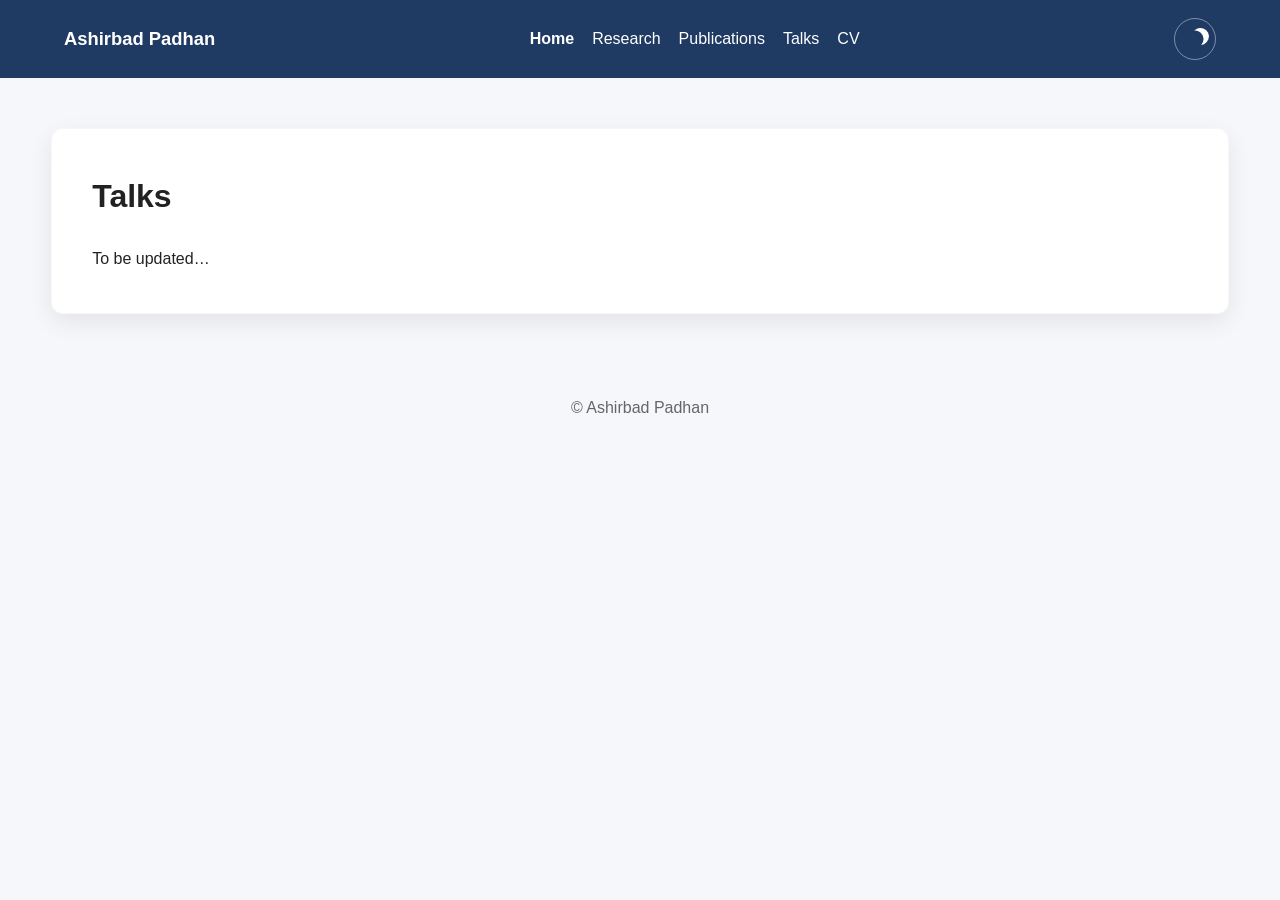
<file: talks.html>
<!doctype html><html><head><meta charset='utf-8'><meta name='viewport' content='width=device-width,initial-scale=1'><link rel='stylesheet' href='assets/css/style.css'><script defer src='assets/js/main.js'></script><title>talks.html</title></head><body><header><div><b>Ashirbad Padhan</b></div>    <nav>
        <a href="index.html"><strong>Home</strong></a>
        <a href="research.html">Research</a>
        <a href="publications.html">Publications</a>
        <a href="talks.html">Talks</a>
        <a href="cv.html">CV</a>
    </nav>
    <button id='theme'>🌓</button></header><main><div class='card'><h1>Talks</h1><p>To be updated&hellip;</p></div></main><footer>© Ashirbad Padhan</footer></body></html>
</file>
<file: assets/css/style.css>
/* ===========================
   Academic Website CSS
   =========================== */

* {
    margin: 0;
    padding: 0;
    box-sizing: border-box;
}

:root {
    --page-bg: #f5f7fb;
    --text-color: #222222;
    --header-bg: #1f3b63;
    --header-text: #ffffff;
    --card-bg: #ffffff;
    --heading-color: #1f3b63;
    --muted-text: #666666;
    --border-color: #d8dde6;
    --icon-bg: #f7f9fc;
    --icon-color: #1f3b63;
    --icon-border: #c9d2df;
    --icon-hover-bg: #e9eef6;
    --shadow: 0 8px 24px rgba(0, 0, 0, 0.08);
}

html {
    background: var(--page-bg);
    color: var(--text-color);
    scroll-behavior: smooth;
}

body {
    min-height: 100vh;
    font-family: Arial, Helvetica, sans-serif;
    background: inherit;
    color: inherit;
    line-height: 1.7;
    transition: background 0.3s ease, color 0.3s ease;
}

/* ================= Header ================= */

header {
    background: var(--header-bg);
    color: var(--header-text);
    padding: 18px 5%;
    display: flex;
    justify-content: space-between;
    align-items: center;
    gap: 24px;
    position: sticky;
    top: 0;
    z-index: 1000;
    transition: background 0.3s ease, color 0.3s ease;
}

header > div {
    font-size: 1.15rem;
    white-space: nowrap;
}

header h1 {
    font-size: 1.5rem;
}

nav {
    display: flex;
    align-items: center;
    gap: 18px;
}

nav a,
nav a:visited {
    color: var(--header-text);
    text-decoration: none;
    font-weight: 500;
    transition: opacity 0.2s ease;
}

nav a:hover,
nav a:focus-visible {
    opacity: 0.75;
}

nav a:focus-visible {
    outline: 2px solid currentColor;
    outline-offset: 4px;
    border-radius: 2px;
}

/* ================= Theme Toggle ================= */

#theme {
    position: relative;
    width: 42px;
    height: 42px;
    padding: 0;
    flex-shrink: 0;
    border: 1px solid rgba(255, 255, 255, 0.42);
    border-radius: 50%;
    background: transparent;
    color: #ffffff;
    cursor: pointer;
    font-size: 0;
    line-height: 1;
    outline: none;
    -webkit-tap-highlight-color: transparent;
    appearance: none;
    -webkit-appearance: none;
    transition:
        background 0.2s ease,
        border-color 0.2s ease,
        transform 0.2s ease,
        box-shadow 0.2s ease;
}

#theme:hover {
    background: rgba(255, 255, 255, 0.10);
    border-color: rgba(255, 255, 255, 0.72);
}

#theme:focus,
#theme:focus-visible {
    outline: none;
    box-shadow: 0 0 0 3px rgba(255, 255, 255, 0.20);
}

#theme:active {
    transform: scale(0.94);
    box-shadow: none;
}

/* Moon icon in light mode */
#theme::before {
    content: "";
    position: absolute;
    width: 17px;
    height: 17px;
    top: 50%;
    left: 50%;
    border-radius: 50%;
    background: transparent;
    box-shadow: 6px 0 0 0 currentColor;
    transform: translate(-50%, -50%) rotate(-25deg);
    transform-origin: center;
    transition:
        transform 0.25s ease,
        box-shadow 0.25s ease,
        background 0.25s ease;
}

/* Sun icon in dark mode */
html.dark #theme::before {
    width: 14px;
    height: 14px;
    top: 50%;
    left: 50%;
    background: currentColor;
    box-shadow:
        0 -9px 0 -6px currentColor,
        0 9px 0 -6px currentColor,
        9px 0 0 -6px currentColor,
        -9px 0 0 -6px currentColor,
        6px 6px 0 -6px currentColor,
        -6px -6px 0 -6px currentColor,
        6px -6px 0 -6px currentColor,
        -6px 6px 0 -6px currentColor;
    transform: translate(-50%, -50%) rotate(0deg);
}

/* ================= Main ================= */

main {
    width: 92%;
    max-width: 1400px;
    margin: 50px auto;
}

/* ================= Cards ================= */

.card {
    background: var(--card-bg);
    padding: 40px;
    border: 1px solid rgba(0, 0, 0, 0.03);
    border-radius: 12px;
    box-shadow: var(--shadow);
    transition:
        background 0.3s ease,
        color 0.3s ease,
        border-color 0.3s ease;
}

.card h1 {
    margin-bottom: 22px;
}

.card h2 {
    margin-top: 32px;
    margin-bottom: 14px;
    color: var(--heading-color);
    font-size: 1.45rem;
    transition: color 0.3s ease;
}

.card h3 {
    color: var(--heading-color);
    margin-bottom: 12px;
    font-size: 1.2rem;
    line-height: 1.35;
    transition: color 0.3s ease;
}

.card p {
    max-width: 76ch;
}

.card p + p {
    margin-top: 12px;
}

/* ================= Hero ================= */

.hero {
    display: flex;
    align-items: center;
    gap: 50px;
}

.hero img {
    width: 180px;
    height: 180px;
    object-fit: cover;
    border-radius: 50%;
    border: 4px solid var(--border-color);
    box-shadow: 0 8px 18px rgba(0, 0, 0, 0.18);
    flex-shrink: 0;
    transition: border-color 0.3s ease;
}

.hero h1 {
    font-size: 2.8rem;
    margin-bottom: 10px;
    line-height: 1.2;
}

.hero h3 {
    color: var(--heading-color);
    font-weight: 500;
    margin-bottom: 20px;
    line-height: 1.45;
    transition: color 0.3s ease;
}

.hero p {
    margin-bottom: 12px;
}

/* ================= Research and Methods ================= */

.research-entry,
.method-entry {
    display: grid;
    grid-template-columns: minmax(360px, 0.95fr) minmax(460px, 1.05fr);
    gap: 44px;
    align-items: center;
    padding: 34px 0;
    border-bottom: 1px solid var(--border-color);
}

.research-entry:last-of-type,
.method-entry:last-of-type {
    border-bottom: 0;
}

.research-text,
.method-text {
    min-width: 0;
}

.research-text p,
.method-text p {
    max-width: none;
}

.research-figure {
    width: 100%;
    max-width: 620px;
    margin: 0 auto;
}

.research-figure img {
    display: block;
    width: 100%;
    height: auto;
    aspect-ratio: 4 / 3;
    object-fit: contain;
    border: 1px solid var(--border-color);
    border-radius: 12px;
    background: #ffffff;
    padding: 10px;
    box-shadow: 0 6px 18px rgba(0, 0, 0, 0.08);
    transition:
        background 0.3s ease,
        border-color 0.3s ease,
        box-shadow 0.3s ease;
}

.research-figure img:hover {
    box-shadow: 0 10px 26px rgba(0, 0, 0, 0.13);
}

.research-figure figcaption {
    margin-top: 10px;
    color: var(--muted-text);
    font-size: 0.9rem;
    line-height: 1.5;
    text-align: center;
    transition: color 0.3s ease;
}

/* ================= Social Links ================= */

.social-links {
    display: flex;
    flex-wrap: wrap;
    gap: 12px;
    margin-top: 22px;
}

.social-links a,
.social-links a:visited {
    display: inline-flex;
    align-items: center;
    justify-content: center;
    width: 48px;
    height: 48px;
    border: 1px solid var(--icon-border);
    border-radius: 50%;
    background: var(--icon-bg);
    color: var(--icon-color);
    text-decoration: none;
    font-size: 23px;
    outline: none;
    -webkit-tap-highlight-color: transparent;
    transition:
        transform 0.2s ease,
        background 0.2s ease,
        color 0.2s ease,
        border-color 0.2s ease,
        box-shadow 0.2s ease;
}

.social-links a:hover {
    transform: translateY(-2px);
    background: var(--icon-hover-bg);
    border-color: var(--icon-color);
    box-shadow: 0 5px 13px rgba(0, 0, 0, 0.12);
}

.social-links a:focus,
.social-links a:focus-visible {
    outline: none;
    border-color: var(--icon-color);
    box-shadow: 0 0 0 3px rgba(31, 59, 99, 0.15);
}

.social-links a:active {
    transform: translateY(0);
    box-shadow: none;
}

.social-links i,
.social-links svg {
    color: inherit;
    fill: currentColor;
}

/* ================= Links ================= */

main a,
main a:visited {
    color: var(--heading-color);
}

main a:hover {
    text-decoration-thickness: 2px;
}

/* ================= Lists ================= */

ul,
ol {
    padding-left: 24px;
}

li {
    margin-bottom: 8px;
}

/* ================= Footer ================= */

footer {
    text-align: center;
    padding: 30px;
    color: var(--muted-text);
    margin-top: 50px;
    transition: color 0.3s ease;
}

/* ================= Dark Mode ================= */

html.dark {
    --page-bg: #101214;
    --text-color: #e8e8e8;
    --header-bg: #0b0d10;
    --header-text: #f5f5f5;
    --card-bg: #1a1d21;
    --heading-color: #a9c7eb;
    --muted-text: #aeb4bc;
    --border-color: #424851;
    --icon-bg: #20242a;
    --icon-color: #d9e4f2;
    --icon-border: #4b535e;
    --icon-hover-bg: #2a3037;
    --shadow: 0 8px 26px rgba(0, 0, 0, 0.30);
}

html.dark .card {
    border-color: rgba(255, 255, 255, 0.06);
}

html.dark nav a,
html.dark nav a:visited {
    color: var(--header-text);
}

html.dark .hero img {
    box-shadow: 0 8px 20px rgba(0, 0, 0, 0.42);
}

html.dark .research-figure img {
    background: #f7f7f7;
    border-color: #4d5560;
    box-shadow: 0 8px 22px rgba(0, 0, 0, 0.35);
}

html.dark .social-links a:focus,
html.dark .social-links a:focus-visible {
    box-shadow: 0 0 0 3px rgba(217, 228, 242, 0.14);
}

/* ================= Tablet ================= */

@media (max-width: 1100px) {
    main {
        width: 94%;
    }

    .research-entry,
    .method-entry {
        grid-template-columns: minmax(300px, 0.9fr) minmax(390px, 1.1fr);
        gap: 30px;
    }

    .research-figure {
        max-width: 540px;
    }
}

@media (max-width: 900px) {
    .hero {
        gap: 30px;
    }

    .hero img {
        width: 160px;
        height: 160px;
    }

    .research-entry,
    .method-entry {
        grid-template-columns: 1fr;
        gap: 24px;
        align-items: start;
    }

    .research-figure {
        max-width: 680px;
    }

    .research-figure figcaption {
        font-size: 0.88rem;
    }
}

/* ================= Mobile ================= */

@media (max-width: 768px) {
    header {
        flex-direction: column;
        gap: 14px;
        text-align: center;
        padding: 16px 4%;
    }

    nav {
        flex-wrap: wrap;
        justify-content: center;
        gap: 12px 16px;
    }

    #theme {
        position: absolute;
        top: 10px;
        right: 12px;
        width: 38px;
        height: 38px;
    }

    /* Icon stays centered automatically through 50% positioning */

    main {
        width: 95%;
        margin: 32px auto;
    }

    .hero {
        flex-direction: column;
        text-align: center;
    }

    .hero img {
        width: 150px;
        height: 150px;
    }

    .hero h1 {
        font-size: 2rem;
    }

    .hero h3 {
        font-size: 1.1rem;
    }

    .card {
        padding: 26px;
    }

    .research-entry,
    .method-entry {
        grid-template-columns: 1fr;
        gap: 20px;
        padding: 28px 0;
    }

    .research-figure {
        max-width: 100%;
    }

    .research-figure img {
        width: 100%;
        aspect-ratio: 4 / 3;
        padding: 6px;
    }

    .research-figure figcaption {
        font-size: 0.84rem;
    }

    .social-links {
        justify-content: center;
    }
}

/* ================= Small Mobile ================= */

@media (max-width: 480px) {
    main {
        width: 96%;
        margin: 24px auto;
    }

    .card {
        padding: 20px;
        border-radius: 10px;
    }

    .research-figure img {
        padding: 4px;
        border-radius: 8px;
    }

    .research-figure figcaption {
        font-size: 0.8rem;
    }
}
</file>
